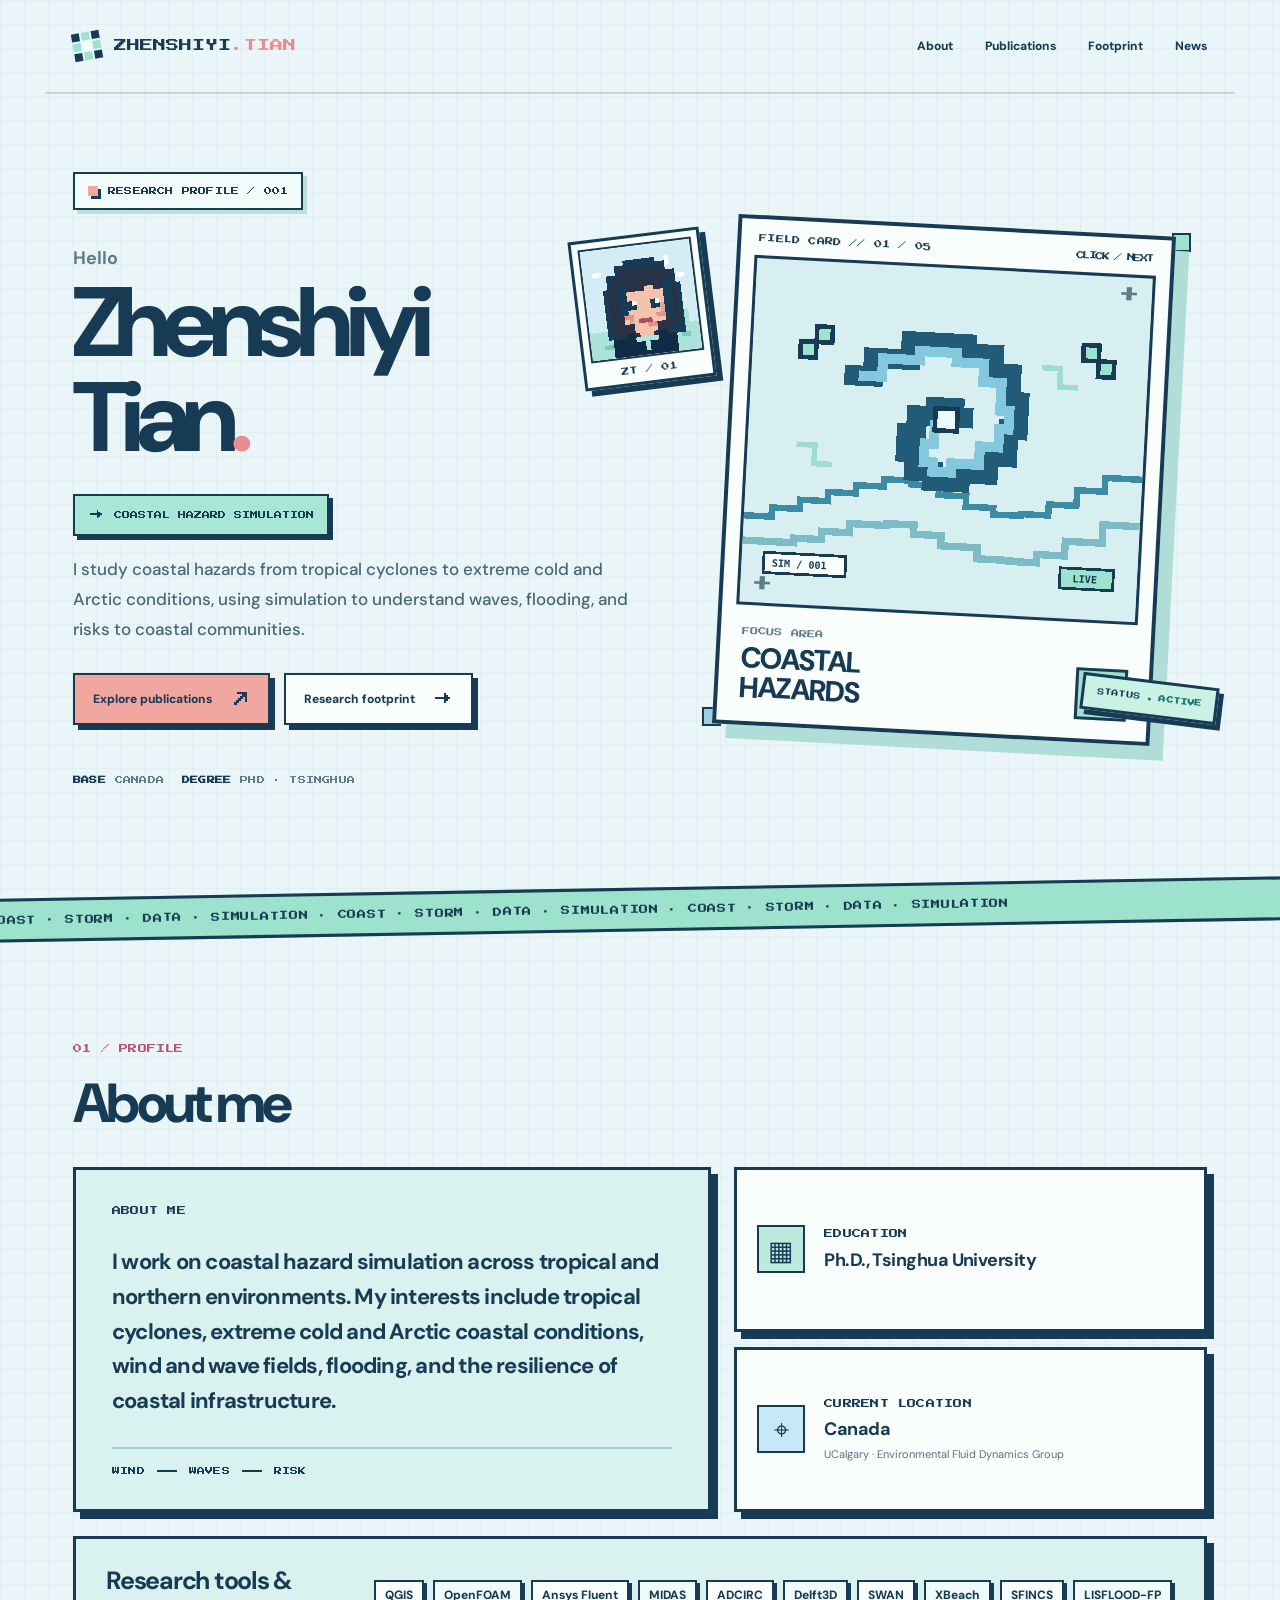
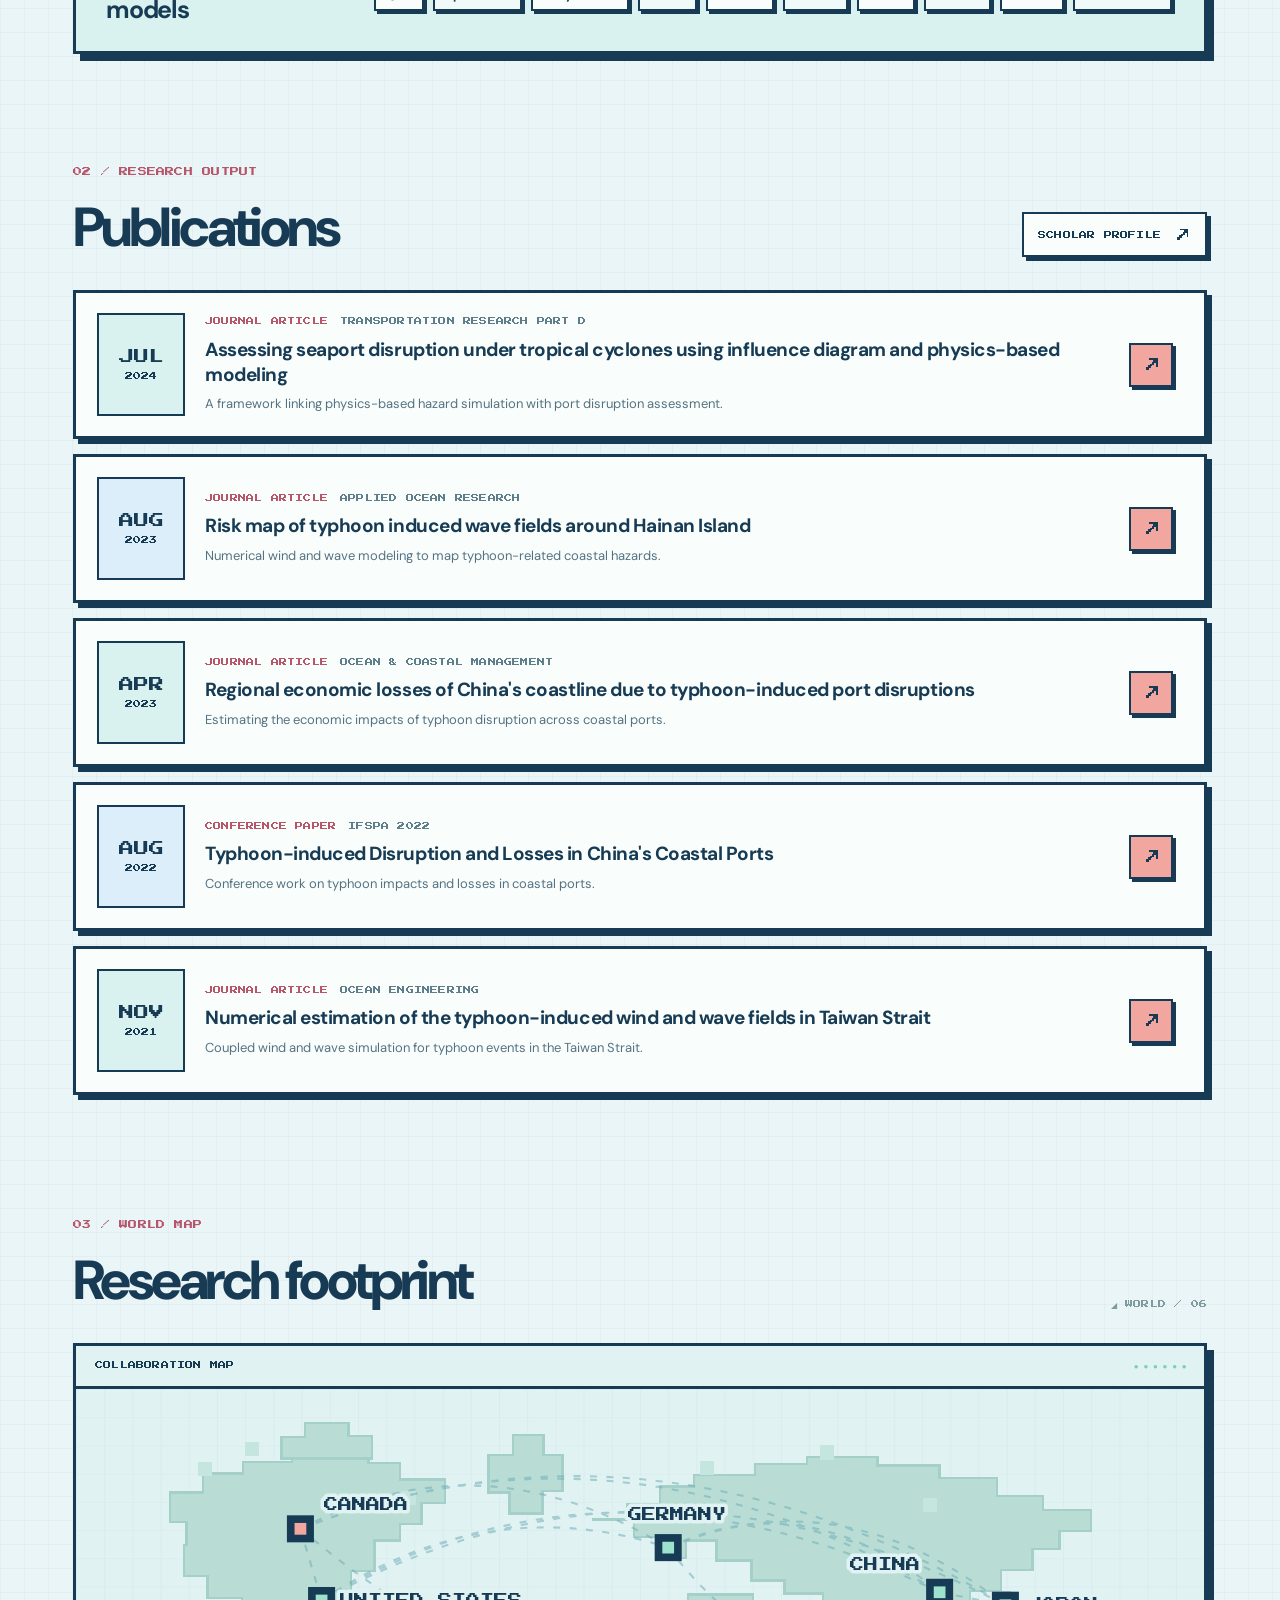
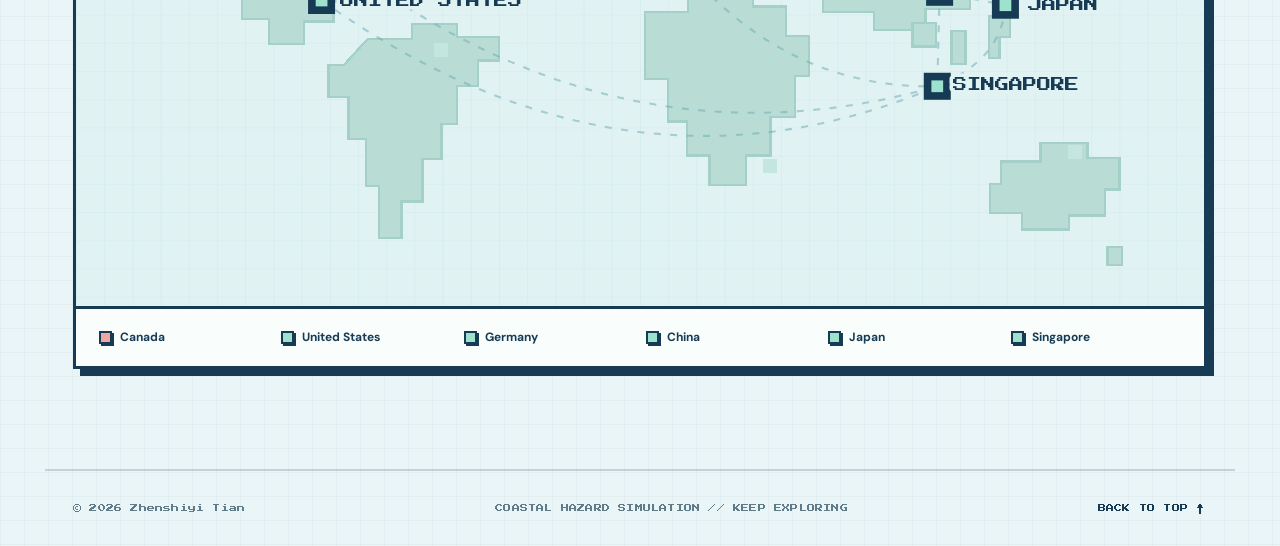
<file: index.html>
<!doctype html>
<html lang="en">
  <head>
    <meta charset="utf-8" />
    <meta name="viewport" content="width=device-width, initial-scale=1" />
    <meta name="theme-color" content="#eaf5f7" />
    <meta name="description" content="Zhenshiyi Tian — coastal hazard simulation, publications, and research footprint." />
    <meta name="robots" content="index,follow" />
    <link rel="canonical" href="https://zhenshiyitian.github.io/" />
    <title>Zhenshiyi Tian | Coastal Hazard Simulation</title>
    <link rel="icon" href="assets/img/home-favicon.svg" type="image/svg+xml" />
    <link rel="stylesheet" href="assets/css/home.css" />
    <script src="assets/js/home.js" defer></script>
  </head>
  <body>
    <svg class="icon-definitions" xmlns="http://www.w3.org/2000/svg" aria-hidden="true" focusable="false">
      <symbol id="pixel-arrow-east" viewBox="0 0 20 20"><path d="M2 8h9V4h2v2h2v2h2v2h-2v2h-2v2h-2v-4H2z" /></symbol>
      <symbol id="pixel-arrow-northeast" viewBox="0 0 20 20"><path d="M4 13h2v-2h2V9h2V7h2V5H7V3h10v10h-2V8h-2v2h-2v2H9v2H7v2H4z" /></symbol>
    </svg>
    <a class="skip-link" href="#main">Skip to content</a>
    <div class="page-shell" id="top">
      <header class="site-header">
        <a class="brand" href="#top" aria-label="Zhenshiyi Tian, back to top">
          <span class="brand-pixels" aria-hidden="true"><i></i><i></i><i></i><i></i><i></i><i></i><i></i><i></i><i></i></span>
          <span>ZHENSHIYI<span class="brand-accent">.TIAN</span></span>
        </a>
        <div class="header-actions">
          <nav class="main-nav" aria-label="Main navigation">
            <a href="#about">About</a>
            <a href="#publications">Publications</a>
            <a href="#footprint">Footprint</a>
            <a href="news.html">News</a>
          </nav>
        </div>
      </header>

      <main id="main">
        <section class="hero" aria-labelledby="hero-title">
          <div class="hero-copy">
            <div class="pixel-kicker"><span class="status-square" aria-hidden="true"></span><span>RESEARCH PROFILE / 001</span></div>
            <p class="hero-overline">Hello</p>
            <h1 id="hero-title">Zhenshiyi<br /><span>Tian<span class="hero-period">.</span></span></h1>
            <div class="hero-field"><svg class="pixel-arrow field-icon" aria-hidden="true" focusable="false"><use href="#pixel-arrow-east" /></svg><span>COASTAL HAZARD SIMULATION</span></div>
            <p class="hero-intro">I study coastal hazards from tropical cyclones to extreme cold and Arctic conditions, using simulation to understand waves, flooding, and risks to coastal communities.</p>
            <div class="hero-actions">
              <a class="pixel-button button-primary" href="#publications"><span>Explore publications</span><svg class="pixel-arrow" aria-hidden="true" focusable="false"><use href="#pixel-arrow-northeast" /></svg></a>
              <a class="pixel-button button-outline" href="#footprint"><span>Research footprint</span><svg class="pixel-arrow" aria-hidden="true" focusable="false"><use href="#pixel-arrow-east" /></svg></a>
            </div>
            <div class="hero-meta"><span><b>BASE</b> <span>CANADA</span></span><span><b>DEGREE</b> <span>PHD · TSINGHUA</span></span></div>
          </div>

          <div class="hero-visual">
            <div class="visual-corner corner-a" aria-hidden="true"></div><div class="visual-corner corner-b" aria-hidden="true"></div>
            <figure class="pixel-avatar-card" aria-hidden="true"><img src="assets/img/pixel-avatar-sprite.svg" width="128" height="128" alt="" /><figcaption>ZT / 01</figcaption></figure>
            <button class="storm-card" id="field-card" type="button" aria-label="Field card 1 of 5: Coastal Hazards. Click to show Tropical Cyclones.">
              <div class="storm-card-head"><span id="field-card-count">FIELD CARD // 01 / 05</span><span>CLICK / NEXT</span></div>
              <div class="storm-screen">
                <img id="field-card-image" class="field-card-image" src="assets/img/card-coastal-hazards.svg" width="430" height="350" alt="" />
                <span class="screen-cross cross-one">+</span><span class="screen-cross cross-two">+</span>
              </div>
              <div class="storm-card-bottom"><div><small>FOCUS AREA</small><strong><span id="field-card-line-one">COASTAL</span><br /><span id="field-card-line-two">HAZARDS</span></strong></div><span class="card-dpad" aria-hidden="true">✣</span></div>
            </button>
            <span class="sr-only" id="field-card-status" aria-live="polite">Coastal Hazards</span>
            <div class="visual-sticker sticker-bottom" aria-hidden="true"><span>STATUS</span> <b>● ACTIVE</b></div>
          </div>
        </section>

        <div class="pixel-divider" aria-hidden="true"><div>COAST · STORM · DATA · SIMULATION · COAST · STORM · DATA · SIMULATION · COAST · STORM · DATA · SIMULATION</div></div>

        <section class="content-section about-section" id="about" aria-labelledby="about-title">
          <div class="section-top"><div><span class="section-index">01 / PROFILE</span><h2 id="about-title">About me</h2></div></div>
          <div class="about-grid">
            <div class="about-narrative pixel-panel"><span class="panel-label">ABOUT ME</span><p>I work on coastal hazard simulation across tropical and northern environments. My interests include tropical cyclones, extreme cold and Arctic coastal conditions, wind and wave fields, flooding, and the resilience of coastal infrastructure.</p><div class="narrative-trail"><span>WIND</span><i></i><span>WAVES</span><i></i><span>RISK</span></div></div>
            <div class="about-facts">
              <div class="fact-card pixel-panel"><span class="fact-icon" aria-hidden="true">▦</span><div><span class="panel-label">EDUCATION</span><strong>Ph.D., Tsinghua University</strong></div></div>
              <div class="fact-card pixel-panel"><span class="fact-icon" aria-hidden="true">⌖</span><div><span class="panel-label">CURRENT LOCATION</span><strong>Canada</strong><small>UCalgary · Environmental Fluid Dynamics Group</small></div></div>
            </div>
          </div>
          <div class="toolkit-panel pixel-panel" aria-labelledby="toolkit-title"><h3 id="toolkit-title">Research tools & models</h3><div class="tool-chips"><a href="https://www.qgis.org/" target="_blank" rel="noopener noreferrer">QGIS</a><a href="https://openfoam.org/" target="_blank" rel="noopener noreferrer">OpenFOAM</a><a href="https://ansys.synopsys.com/products/fluids/ansys-fluent" target="_blank" rel="noopener noreferrer">Ansys Fluent</a><a href="https://www.midasuser.com/en" target="_blank" rel="noopener noreferrer">MIDAS</a><a href="https://adcirc.org/" target="_blank" rel="noopener noreferrer">ADCIRC</a><a href="https://www.deltares.nl/en/software-and-data/products/delft3d-4-suite" target="_blank" rel="noopener noreferrer">Delft3D</a><a href="https://swanmodel.sourceforge.io/home.htm" target="_blank" rel="noopener noreferrer">SWAN</a><a href="https://www.deltares.nl/en/software-and-data/products/xbeach" target="_blank" rel="noopener noreferrer">XBeach</a><a href="https://www.deltares.nl/en/software-and-data/products/sfincs" target="_blank" rel="noopener noreferrer">SFINCS</a><a href="https://www.bristol.ac.uk/geography/research/hydrology/models/lisflood/" target="_blank" rel="noopener noreferrer">LISFLOOD-FP</a></div></div>
        </section>

        <section class="content-section publications-section" id="publications" aria-labelledby="publications-title">
          <div class="section-top section-top-split"><div><span class="section-index">02 / RESEARCH OUTPUT</span><h2 id="publications-title">Publications</h2></div><a class="small-external" href="https://scholar.google.com/citations?user=LvNdj7YAAAAJ&hl=en" target="_blank" rel="noopener noreferrer"><span>SCHOLAR PROFILE</span><svg class="pixel-arrow" aria-hidden="true" focusable="false"><use href="#pixel-arrow-northeast" /></svg></a></div>
          <div class="publication-list">
            <article class="publication-card"><time class="publication-date" datetime="2024-07">JUL <span>2024</span></time><div class="publication-content"><div class="publication-meta"><span>JOURNAL ARTICLE</span><span>TRANSPORTATION RESEARCH PART D</span></div><h3>Assessing seaport disruption under tropical cyclones using influence diagram and physics-based modeling</h3><p>A framework linking physics-based hazard simulation with port disruption assessment.</p></div><a class="paper-link" href="https://doi.org/10.1016/j.trd.2024.104237" target="_blank" rel="noopener noreferrer" aria-label="Open 2024 paper" title="Open paper"><svg class="pixel-arrow" aria-hidden="true" focusable="false"><use href="#pixel-arrow-northeast" /></svg></a></article>
            <article class="publication-card"><time class="publication-date" datetime="2023-08">AUG <span>2023</span></time><div class="publication-content"><div class="publication-meta"><span>JOURNAL ARTICLE</span><span>APPLIED OCEAN RESEARCH</span></div><h3>Risk map of typhoon induced wave fields around Hainan Island</h3><p>Numerical wind and wave modeling to map typhoon-related coastal hazards.</p></div><a class="paper-link" href="https://doi.org/10.1016/j.apor.2023.103603" target="_blank" rel="noopener noreferrer" aria-label="Open 2023 Hainan Island paper" title="Open paper"><svg class="pixel-arrow" aria-hidden="true" focusable="false"><use href="#pixel-arrow-northeast" /></svg></a></article>
            <article class="publication-card"><time class="publication-date" datetime="2023-04">APR <span>2023</span></time><div class="publication-content"><div class="publication-meta"><span>JOURNAL ARTICLE</span><span>OCEAN & COASTAL MANAGEMENT</span></div><h3>Regional economic losses of China's coastline due to typhoon-induced port disruptions</h3><p>Estimating the economic impacts of typhoon disruption across coastal ports.</p></div><a class="paper-link" href="https://doi.org/10.1016/j.ocecoaman.2023.106533" target="_blank" rel="noopener noreferrer" aria-label="Open 2023 port losses paper" title="Open paper"><svg class="pixel-arrow" aria-hidden="true" focusable="false"><use href="#pixel-arrow-northeast" /></svg></a></article>
            <article class="publication-card"><time class="publication-date" datetime="2022-08">AUG <span>2022</span></time><div class="publication-content"><div class="publication-meta"><span>CONFERENCE PAPER</span><span>IFSPA 2022</span></div><h3>Typhoon-induced Disruption and Losses in China's Coastal Ports</h3><p>Conference work on typhoon impacts and losses in coastal ports.</p></div><a class="paper-link" href="https://www.polyu.edu.hk/lms/icms/ifspa2022/images/proceeding/IFSPA2022_Conference-Proceedings_Final.pdf" target="_blank" rel="noopener noreferrer" aria-label="Open IFSPA 2022 proceedings" title="Open proceedings"><svg class="pixel-arrow" aria-hidden="true" focusable="false"><use href="#pixel-arrow-northeast" /></svg></a></article>
            <article class="publication-card"><time class="publication-date" datetime="2021-11">NOV <span>2021</span></time><div class="publication-content"><div class="publication-meta"><span>JOURNAL ARTICLE</span><span>OCEAN ENGINEERING</span></div><h3>Numerical estimation of the typhoon-induced wind and wave fields in Taiwan Strait</h3><p>Coupled wind and wave simulation for typhoon events in the Taiwan Strait.</p></div><a class="paper-link" href="https://doi.org/10.1016/j.oceaneng.2021.109803" target="_blank" rel="noopener noreferrer" aria-label="Open 2021 Taiwan Strait paper" title="Open paper"><svg class="pixel-arrow" aria-hidden="true" focusable="false"><use href="#pixel-arrow-northeast" /></svg></a></article>
          </div>
        </section>

        <section class="content-section footprint-section" id="footprint" aria-labelledby="footprint-title">
          <div class="section-top section-top-split"><div><span class="section-index">03 / WORLD MAP</span><h2 id="footprint-title">Research footprint</h2></div><span class="map-coordinate" aria-hidden="true">◢ WORLD / 06</span></div>
          <div class="map-panel pixel-panel">
            <div class="map-topline"><span>COLLABORATION MAP</span><span>● ● ● ● ● ●</span></div>
            <div class="world-map" role="img" aria-label="Pixel style world map marking Canada, United States, Germany, China, Japan, and Singapore">
              <svg viewBox="0 0 960 440" xmlns="http://www.w3.org/2000/svg" aria-hidden="true" preserveAspectRatio="xMidYMid meet">
                <defs><pattern id="oceanGrid" width="24" height="24" patternUnits="userSpaceOnUse"><path d="M24 0H0V24" fill="none" stroke="#d3eaed" stroke-width="1" /></pattern></defs>
                <rect width="960" height="440" fill="#e1f2f2" /><rect width="960" height="440" fill="url(#oceanGrid)" />
                <g class="map-land" fill="#b9ddd5">
                  <path d="M80 88h28V72h34V62h42V52h65v11h27v14h38v20h-20v18h-18v14h-22v26h-20v26h-15v17h-25v19h-30v-21h-23v-18h-29v-19h-20v-26H94v-20H80z" />
                  <path d="M175 41h20V29h37v11h20v19h-77z" /><path d="M248 213h38v-13h38v11h36v20h-18v22h-18v32h-13v30h-16v36h-18v31h-19v-44h-11v-40h-15v-36h-17v-27h13z" />
                  <path d="M351 56h21V39h26v17h16v31h-17v19h-28V88h-18z" />
                  <path d="M439 111h30V98h28V83h29V73h52v-9h44V58h60v7h53v11h49v15h39v12h41v18h-27v15h-23v18h-27v18h-26v15h-38v18h-44v-15h-43v-16h-33v-11h-28v-17h-30v-17h-26v15h-22v-18h-22v-15h-30z" />
                  <path d="M484 190h37v-15h55v10h28v25h20v34h-12v35h-21v33h-21v25h-31v-25h-19v-29h-16v-36h-20v-39z" />
                  <path d="M712 199h20v20h-20zM745 206h12v28h-12zM786 173h9v38h-9v18h-9v-36h9z" />
                  <path d="M787 317h34v-16h40v13h27v27h-12v22h-31v12h-40v-14h-27v-25h9z" /><path d="M878 390h12v15h-12z" />
                </g>
                <g class="map-pixels" fill="#c5e6df"><rect x="104" y="62" width="12" height="12"/><rect x="144" y="45" width="12" height="12"/><rect x="277" y="87" width="12" height="12"/><rect x="305" y="216" width="12" height="12"/><rect x="531" y="61" width="12" height="12"/><rect x="633" y="48" width="12" height="12"/><rect x="721" y="93" width="12" height="12"/><rect x="585" y="315" width="12" height="12"/><rect x="844" y="303" width="12" height="12"/></g>
                <g class="map-lines" fill="none" stroke="#6fadb8" stroke-width="1.8" stroke-dasharray="6 8">
                  <path d="M191 119L209 180"/><path d="M191 119Q345 38 504 135"/><path d="M191 119Q461 12 735 173"/><path d="M191 119Q490 4 791 184"/><path d="M191 119Q446 335 733 253"/>
                  <path d="M209 180Q350 85 504 135"/><path d="M209 180Q450 34 735 173"/><path d="M209 180Q490 26 791 184"/><path d="M209 180Q470 365 733 253"/>
                  <path d="M504 135Q621 80 735 173"/><path d="M504 135Q650 73 791 184"/><path d="M504 135Q597 256 733 253"/>
                  <path d="M735 173L791 184"/><path d="M735 173L733 253"/><path d="M791 184Q788 230 733 253"/>
                </g>
                <g class="map-point point-canada"><rect x="181" y="109" width="20" height="20"/><rect x="186" y="114" width="10" height="10"/><text x="211" y="105">CANADA</text></g>
                <g class="map-point point-usa"><rect x="199" y="170" width="20" height="20"/><rect x="204" y="175" width="10" height="10"/><text x="225" y="186">UNITED STATES</text></g>
                <g class="map-point point-germany"><rect x="494" y="125" width="20" height="20"/><rect x="499" y="130" width="10" height="10"/><text x="470" y="113">GERMANY</text></g>
                <g class="map-point point-china"><rect x="725" y="163" width="20" height="20"/><rect x="730" y="168" width="10" height="10"/><text x="659" y="156">CHINA</text></g>
                <g class="map-point point-japan"><rect x="781" y="174" width="20" height="20"/><rect x="786" y="179" width="10" height="10"/><text x="810" y="190">JAPAN</text></g>
                <g class="map-point point-singapore"><rect x="723" y="243" width="20" height="20"/><rect x="728" y="248" width="10" height="10"/><text x="746" y="258">SINGAPORE</text></g>
              </svg>
            </div>
            <div class="map-legend" aria-label="Countries in the research footprint"><div><i class="legend-dot current"></i><strong>Canada</strong></div><div><i class="legend-dot"></i><strong>United States</strong></div><div><i class="legend-dot"></i><strong>Germany</strong></div><div><i class="legend-dot"></i><strong>China</strong></div><div><i class="legend-dot"></i><strong>Japan</strong></div><div><i class="legend-dot"></i><strong>Singapore</strong></div></div>
          </div>
        </section>
      </main>

      <footer class="site-footer"><span>© <span id="year">2026</span> Zhenshiyi Tian</span><span>COASTAL HAZARD SIMULATION // KEEP EXPLORING</span><a href="#top">BACK TO TOP <svg class="pixel-arrow arrow-up" aria-hidden="true" focusable="false"><use href="#pixel-arrow-east" /></svg></a></footer>
    </div>
  </body>
</html>
</file>
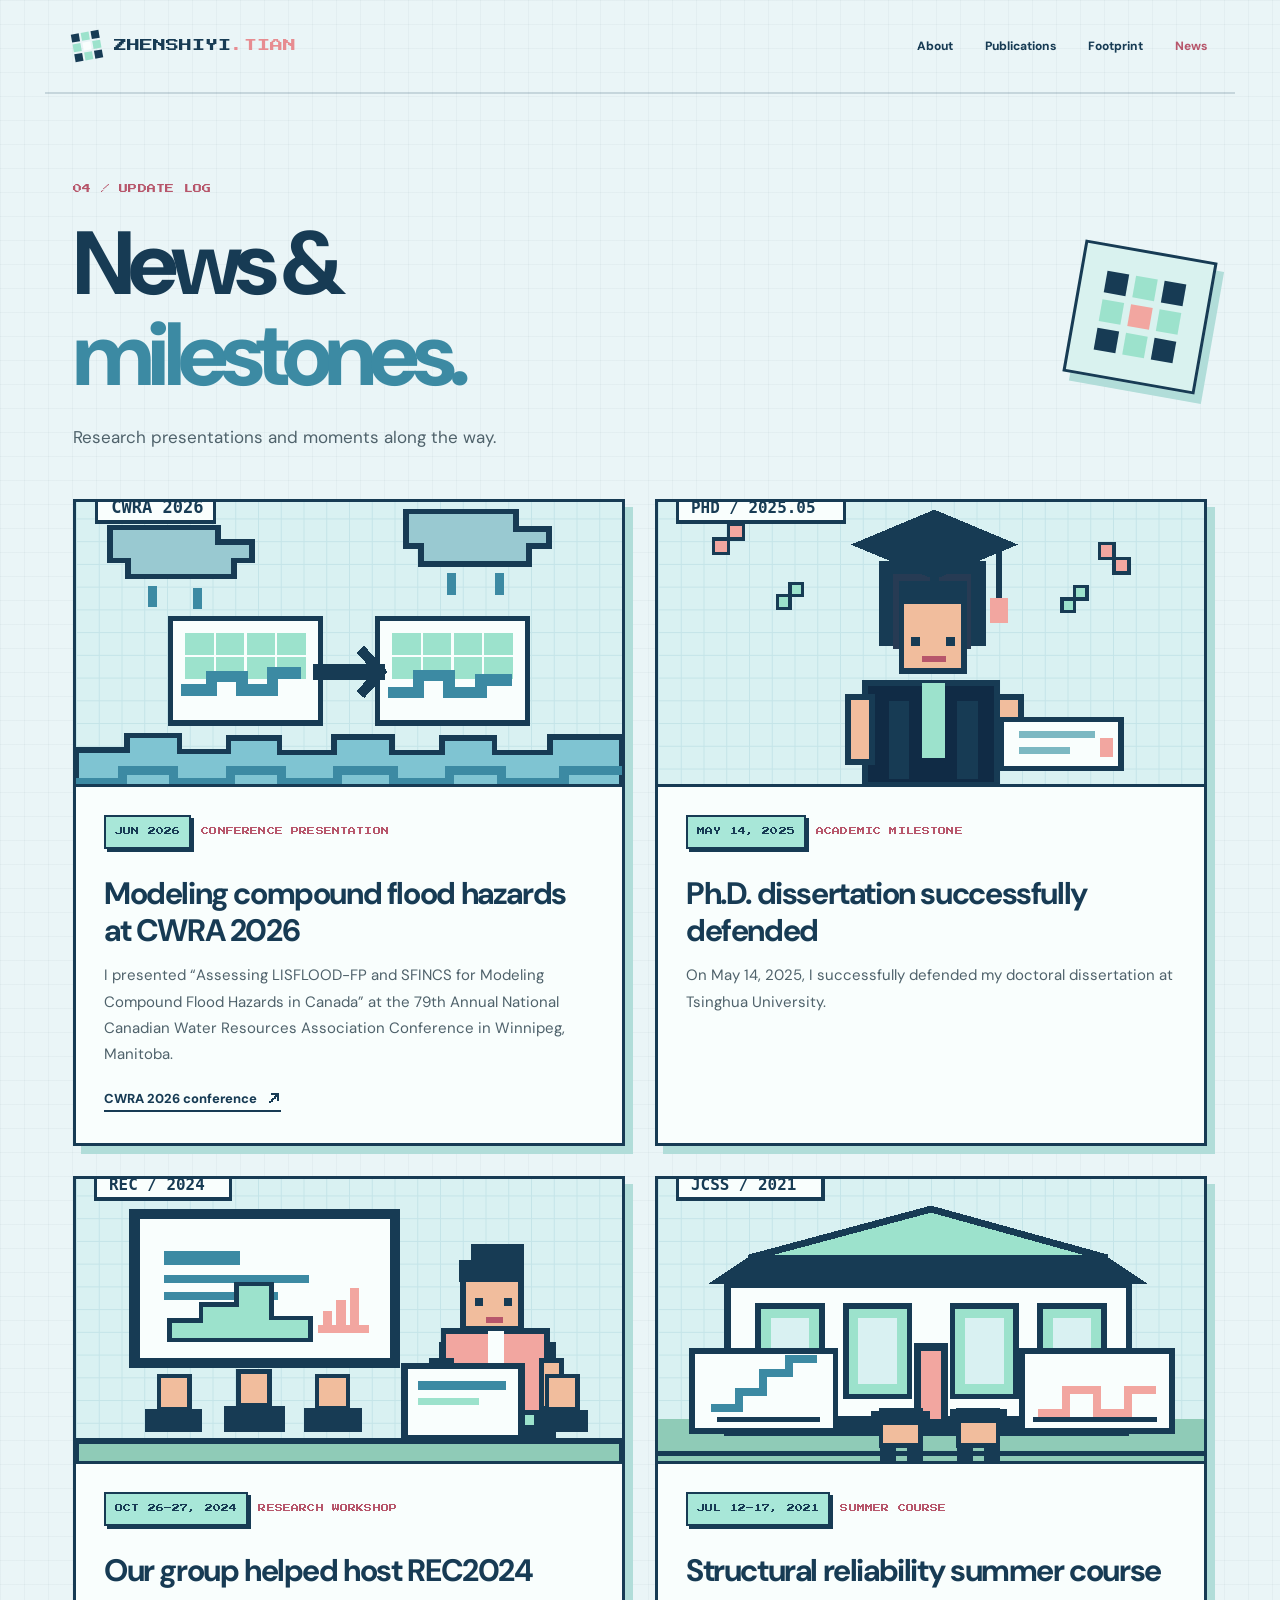
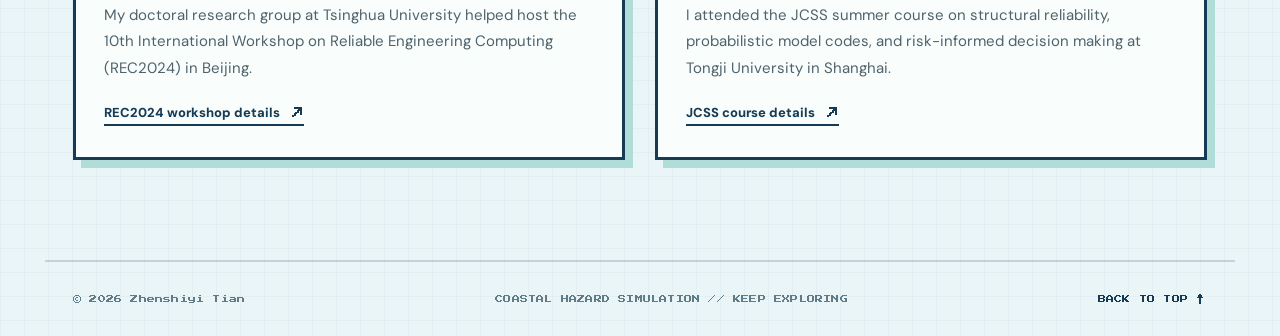
<file: news.html>
<!doctype html>
<html lang="en">
  <head>
    <meta charset="utf-8" />
    <meta name="viewport" content="width=device-width, initial-scale=1" />
    <meta name="theme-color" content="#eaf5f7" />
    <meta name="description" content="News and milestones from Zhenshiyi Tian, including research presentations and academic updates." />
    <meta name="robots" content="index,follow" />
    <link rel="canonical" href="https://zhenshiyitian.github.io/news.html" />
    <title>News | Zhenshiyi Tian</title>
    <link rel="icon" href="assets/img/home-favicon.svg" type="image/svg+xml" />
    <link rel="stylesheet" href="assets/css/home.css" />
    <link rel="stylesheet" href="assets/css/news.css" />
    <script src="assets/js/home.js" defer></script>
  </head>
  <body>
    <svg class="icon-definitions" xmlns="http://www.w3.org/2000/svg" aria-hidden="true" focusable="false">
      <symbol id="pixel-arrow-east" viewBox="0 0 20 20"><path d="M2 8h9V4h2v2h2v2h2v2h-2v2h-2v2h-2v-4H2z" /></symbol>
      <symbol id="pixel-arrow-northeast" viewBox="0 0 20 20"><path d="M4 13h2v-2h2V9h2V7h2V5H7V3h10v10h-2V8h-2v2h-2v2H9v2H7v2H4z" /></symbol>
    </svg>
    <a class="skip-link" href="#main">Skip to content</a>
    <div class="page-shell" id="top">
      <header class="site-header">
        <a class="brand" href="index.html" aria-label="Zhenshiyi Tian, home">
          <span class="brand-pixels" aria-hidden="true"><i></i><i></i><i></i><i></i><i></i><i></i><i></i><i></i><i></i></span>
          <span>ZHENSHIYI<span class="brand-accent">.TIAN</span></span>
        </a>
        <div class="header-actions">
          <nav class="main-nav" aria-label="Main navigation">
            <a href="index.html#about">About</a>
            <a href="index.html#publications">Publications</a>
            <a href="index.html#footprint">Footprint</a>
            <a href="news.html" aria-current="page">News</a>
          </nav>
        </div>
      </header>

      <main class="news-main" id="main">
        <section class="news-intro" aria-labelledby="news-title">
          <div>
            <span class="section-index">04 / UPDATE LOG</span>
            <h1 id="news-title">News &amp;<br /><span>milestones.</span></h1>
            <p>Research presentations and moments along the way.</p>
          </div>
          <div class="news-intro-art" aria-hidden="true"><span></span><span></span><span></span><span></span><span></span><span></span><span></span><span></span><span></span></div>
        </section>

        <section class="news-grid" aria-label="News stories">
          <article class="news-card">
            <div class="news-art"><img src="assets/img/news-cwra-2026.svg" width="480" height="300" alt="Pixel illustration of flood models and water" /></div>
            <div class="news-body">
              <div class="news-meta"><time datetime="2026-06">JUN 2026</time><span>CONFERENCE PRESENTATION</span></div>
              <h2>Modeling compound flood hazards at CWRA 2026</h2>
              <p>I presented “Assessing LISFLOOD-FP and SFINCS for Modeling Compound Flood Hazards in Canada” at the 79th Annual National Canadian Water Resources Association Conference in Winnipeg, Manitoba.</p>
              <a class="news-source" href="https://conference.cwra.org/program/" target="_blank" rel="noopener noreferrer">CWRA 2026 conference <svg class="pixel-arrow" aria-hidden="true" focusable="false"><use href="#pixel-arrow-northeast" /></svg></a>
            </div>
          </article>

          <article class="news-card">
            <div class="news-art"><img src="assets/img/news-phd-defense.svg" width="480" height="300" alt="Pixel illustration of a graduate holding a diploma" /></div>
            <div class="news-body">
              <div class="news-meta"><time datetime="2025-05-14">MAY 14, 2025</time><span>ACADEMIC MILESTONE</span></div>
              <h2>Ph.D. dissertation successfully defended</h2>
              <p>On May 14, 2025, I successfully defended my doctoral dissertation at Tsinghua University.</p>
            </div>
          </article>

          <article class="news-card">
            <div class="news-art"><img src="assets/img/news-rec-2024.svg" width="480" height="300" alt="Pixel illustration of a research workshop with a speaker and audience" /></div>
            <div class="news-body">
              <div class="news-meta"><time datetime="2024-10-26">OCT 26–27, 2024</time><span>RESEARCH WORKSHOP</span></div>
              <h2>Our group helped host REC2024</h2>
              <p>My doctoral research group at Tsinghua University helped host the 10th International Workshop on Reliable Engineering Computing (REC2024) in Beijing.</p>
              <a class="news-source" href="https://www.csust.edu.cn/tmjz/info/1282/16873.htm" target="_blank" rel="noopener noreferrer">REC2024 workshop details <svg class="pixel-arrow" aria-hidden="true" focusable="false"><use href="#pixel-arrow-northeast" /></svg></a>
            </div>
          </article>

          <article class="news-card">
            <div class="news-art"><img src="assets/img/news-jcss-2021.svg" width="480" height="300" alt="Pixel illustration of a summer course on structural reliability" /></div>
            <div class="news-body">
              <div class="news-meta"><time datetime="2021-07-12">JUL 12–17, 2021</time><span>SUMMER COURSE</span></div>
              <h2>Structural reliability summer course</h2>
              <p>I attended the JCSS summer course on structural reliability, probabilistic model codes, and risk-informed decision making at Tongji University in Shanghai.</p>
              <a class="news-source" href="https://www.jcss-lc.org/2021-course-structural-reliability-and-probabilistic-model-code-risk-informed-decision-making-and-decision-analysis/" target="_blank" rel="noopener noreferrer">JCSS course details <svg class="pixel-arrow" aria-hidden="true" focusable="false"><use href="#pixel-arrow-northeast" /></svg></a>
            </div>
          </article>
        </section>
      </main>

      <footer class="site-footer"><span>© <span id="year">2026</span> Zhenshiyi Tian</span><span>COASTAL HAZARD SIMULATION // KEEP EXPLORING</span><a href="#top">BACK TO TOP <svg class="pixel-arrow arrow-up" aria-hidden="true" focusable="false"><use href="#pixel-arrow-east" /></svg></a></footer>
    </div>
  </body>
</html>
</file>
<file: assets/css/home.css>
@import url('https://fonts.googleapis.com/css2?family=DM+Sans:wght@400;500;600;700;800&family=Press+Start+2P&display=swap');

:root{--ink:#173b54;--deep:#102b45;--paper:#eaf5f7;--cream:#f9fefd;--muted:#60717b;--aqua:#cde6dd;--sky:#d7e9ee;--sun:#9ce2cc;--coral:#f2a6a0;--border:3px solid var(--ink);--pixel:'Press Start 2P',monospace;--body:'DM Sans',Arial,sans-serif}
*{box-sizing:border-box}html{scroll-behavior:smooth}body{margin:0;color:var(--ink);background:var(--paper);font-family:var(--body)}a{color:inherit;text-decoration:none}button{font:inherit;cursor:pointer}a,button{-webkit-tap-highlight-color:transparent}a:focus-visible,button:focus-visible{outline:3px solid #e78c91;outline-offset:4px}::selection{background:#9ce2cc;color:var(--deep)}.skip-link{position:absolute;left:-9999px;top:10px;padding:12px;background:white;z-index:50}.skip-link:focus{left:10px}.page-shell{overflow:hidden;background-image:linear-gradient(to right,rgba(32,57,75,.026) 1px,transparent 1px),linear-gradient(to bottom,rgba(32,57,75,.026) 1px,transparent 1px);background-size:24px 24px}.site-header,.hero,.content-section,.site-footer{max-width:1190px;margin-inline:auto}.site-header{height:94px;padding-inline:28px;display:flex;align-items:center;justify-content:space-between;gap:24px;border-bottom:2px solid rgba(32,57,75,.14)}.brand{display:flex;align-items:center;gap:13px;font-family:var(--pixel);font-size:13px;line-height:1.4;white-space:nowrap}.brand-accent{color:#e78c91}.brand-pixels{display:grid;grid-template-columns:repeat(3,8px);grid-template-rows:repeat(3,8px);gap:2px;transform:rotate(-10deg)}.brand-pixels i{display:block;background:var(--ink)}.brand-pixels i:nth-child(2),.brand-pixels i:nth-child(4),.brand-pixels i:nth-child(6),.brand-pixels i:nth-child(8){background:var(--sun)}.brand-pixels i:nth-child(5){background:#f9fefd}.header-actions,.main-nav{display:flex;align-items:center}.header-actions{gap:34px}.main-nav{gap:32px}.main-nav a{font-size:12px;font-weight:800;transition:color .2s}.main-nav a:hover{color:#c96176}.pixel-button:hover,.small-external:hover{transform:translate(2px,2px);box-shadow:1px 1px 0 var(--ink)}.hero{padding:78px 28px 100px;min-height:640px;display:grid;grid-template-columns:1.04fr .96fr;gap:38px;align-items:center}.hero-copy{position:relative;z-index:1}.pixel-kicker,.section-index,.panel-label,.publication-meta,.map-topline,.map-coordinate,.hero-meta,.narrative-trail,.storm-card-head,.storm-card-bottom small,.visual-sticker,.small-external,.map-note,.site-footer{font-family:var(--pixel);letter-spacing:.025em}.pixel-kicker{display:flex;align-items:center;gap:10px;width:max-content;max-width:100%;padding:11px 13px;border:2px solid var(--ink);background:#f2fcfb;box-shadow:4px 4px 0 #bddfdc;font-size:8px;line-height:1.5}.status-square{width:10px;height:10px;background:#f2a6a0;box-shadow:3px 3px 0 var(--ink)}.hero-overline{margin:36px 0 6px;color:#657780;font-size:18px;font-weight:700}.hero h1{margin:0;font-family:var(--body);font-size:clamp(65px,7.7vw,104px);line-height:.95;letter-spacing:-.085em;font-weight:800}.hero h1>span{display:inline-block;margin-top:1px}.hero-period{color:#e78c91}.hero-field{display:flex;align-items:center;gap:10px;width:max-content;max-width:100%;margin:30px 0 19px;padding:11px 13px;background:#a8e7d8;border:2px solid var(--ink);box-shadow:4px 4px 0 var(--ink);font-family:var(--pixel);font-size:8px;line-height:1.5}.field-icon{font-family:var(--body);font-size:19px;line-height:.5}.hero-intro{max-width:565px;margin:0;color:#4f626b;font-size:17px;line-height:1.75;font-weight:500}.hero-actions{display:flex;flex-wrap:wrap;gap:14px;margin-top:28px}.pixel-button{min-height:52px;display:inline-flex;align-items:center;justify-content:space-between;gap:18px;padding:0 18px;border:2px solid var(--ink);box-shadow:5px 5px 0 var(--ink);font-size:12px;font-weight:800;transition:transform .15s,box-shadow .15s}.pixel-button span:last-child{font-size:19px}.button-primary{background:#f2a6a0}.button-outline{background:var(--cream)}.hero-meta{display:flex;flex-wrap:wrap;gap:18px;margin-top:48px;color:#7c8b8e;font-size:8px;line-height:1.9}.hero-meta>span{display:flex;align-items:center;gap:9px}.hero-meta b{color:var(--ink)}.hero-visual{position:relative;min-height:520px;display:grid;place-items:center}.storm-card{position:relative;width:min(100%,438px);border:4px solid var(--ink);background:#f9fefd;box-shadow:14px 14px 0 #b1ddd9;transform:rotate(3deg);transition:transform .3s}.storm-card:hover{transform:rotate(1deg) translateY(-4px)}.storm-card-head{display:flex;align-items:center;justify-content:space-between;padding:15px 18px 13px;font-size:8px}.storm-card-head span:last-child{letter-spacing:-.2em}.storm-screen{position:relative;overflow:hidden;margin:0 14px;border:3px solid var(--ink);height:350px;background:#d8eff1}.storm-pixel-art{width:100%;height:100%;display:block;shape-rendering:crispEdges}.screen-cross{position:absolute;color:#597f88;font-family:var(--pixel);font-size:21px}.cross-one{right:12px;top:7px}.cross-two{left:11px;bottom:8px}.storm-card-bottom{display:flex;justify-content:space-between;align-items:end;padding:22px 21px 19px}.storm-card-bottom small{display:block;color:#71868b;font-size:8px}.storm-card-bottom strong{display:block;margin-top:7px;font-size:29px;line-height:1.04;letter-spacing:-.055em;font-weight:800}.card-dpad{display:grid;place-items:center;width:52px;height:52px;background:#9ce2cc;border:3px solid var(--ink);font-size:41px;line-height:1}.visual-sticker{position:absolute;z-index:2;border:3px solid var(--ink);box-shadow:5px 5px 0 var(--ink);line-height:1.5}.sticker-top{left:-1%;top:55px;display:flex;align-items:center;gap:8px;padding:11px 13px;background:#d6eff7;font-size:8px;transform:rotate(-10deg)}.sticker-top:first-letter{font-size:30px}.sticker-bottom{right:-2%;bottom:23px;padding:10px 13px;background:#d8eff1;font-size:7px;transform:rotate(7deg)}.sticker-bottom b{color:#287968}.visual-corner{position:absolute;width:19px;height:19px;background:var(--sun);border:2px solid var(--ink)}.corner-a{right:3%;top:13px}.corner-b{left:4%;bottom:14px;background:#7dbcc6}.pixel-divider{overflow:hidden;border-block:3px solid var(--ink);background:#9ce2cc;transform:rotate(-1deg) scale(1.02)}.pixel-divider div{width:max-content;padding:14px 0;font-family:var(--pixel);font-size:9px;white-space:nowrap;letter-spacing:.06em}.content-section{padding:111px 28px 0;scroll-margin-top:20px}.section-top{display:flex;justify-content:space-between;align-items:end;gap:26px;margin-bottom:33px}.section-index{display:block;margin-bottom:18px;color:#b7566b;font-size:9px;line-height:1.5}.section-top h2{margin:0;font-size:clamp(36px,4.4vw,55px);line-height:1.1;letter-spacing:-.065em;font-weight:800}.section-top p{max-width:590px;margin:16px 0 0;color:var(--muted);font-size:15px;line-height:1.7}.section-symbol{font-size:52px;color:#7dcdbb;line-height:1}.pixel-panel{border:var(--border);background:var(--cream);box-shadow:7px 7px 0 var(--ink)}.about-grid{display:grid;grid-template-columns:1.35fr 1fr;gap:23px}.about-narrative{position:relative;display:flex;flex-direction:column;min-height:344px;padding:34px 36px;background:#d9f2ef;overflow:hidden}.panel-label{display:block;position:relative;z-index:1;font-size:9px;line-height:1.5}.about-narrative p{position:relative;z-index:1;max-width:620px;margin:28px 0;font-size:22px;line-height:1.58;font-weight:700;letter-spacing:-.035em}.narrative-trail{display:flex;align-items:center;gap:12px;margin-top:auto;border-top:2px solid #a1d3ce;padding-top:18px;font-size:8px}.narrative-trail i{display:block;width:20px;height:2px;background:var(--ink)}.about-facts{display:grid;gap:15px}.fact-card{display:flex;align-items:center;gap:19px;min-height:98px;padding:17px 20px;background:#f9fefd}.fact-icon{flex:0 0 auto;display:grid;place-items:center;width:48px;height:48px;border:2px solid var(--ink);background:#bceadd;font-family:var(--pixel);font-size:27px}.fact-card:nth-child(2) .fact-icon{background:#c6e8f7}.fact-card:nth-child(3) .fact-icon{background:#dbeefa}.fact-card strong{display:block;margin-top:8px;font-size:18px;line-height:1.25;letter-spacing:-.03em}.fact-project small{display:block;margin-top:5px;color:var(--muted);font-size:12px}.section-top-split{align-items:end}.small-external{flex:0 0 auto;display:flex;align-items:center;gap:13px;padding:12px 14px;border:2px solid var(--ink);background:#f9fefd;box-shadow:4px 4px 0 var(--ink);font-size:8px;line-height:1.5;transition:transform .15s,box-shadow .15s}.small-external span:last-child{font-family:var(--body);font-size:17px}.publication-list{display:grid;gap:15px}.publication-card{display:grid;grid-template-columns:88px 1fr 54px;gap:20px;align-items:center;min-height:149px;padding:20px 21px;border:var(--border);background:#f9fefd;box-shadow:5px 5px 0 var(--ink);transition:transform .2s,background .2s}.publication-card:hover{transform:translate(-3px,-3px);background:#eefbf8}.publication-date{align-self:stretch;display:flex;flex-direction:column;align-items:center;justify-content:center;gap:8px;border:2px solid var(--ink);background:#d9f2ef;font-family:var(--pixel);font-size:15px}.publication-card:nth-child(2) .publication-date{background:#dbeefa}.publication-card:nth-child(3) .publication-date{background:#d9f2ef}.publication-card:nth-child(4) .publication-date{background:#dbeefa}.publication-card:nth-child(5) .publication-date{background:#f5dee2}.publication-date span{font-size:8px}.publication-meta{display:flex;flex-wrap:wrap;gap:12px;color:#b7566b;font-size:8px;line-height:1.7}.publication-meta span+span{color:#798b8d}.publication-content h3{margin:9px 0 7px;font-size:19px;line-height:1.3;letter-spacing:-.025em}.publication-content p{margin:0;color:var(--muted);font-size:13px;line-height:1.55}.paper-link{display:grid;place-items:center;width:44px;height:44px;border:2px solid var(--ink);background:#f2a6a0;box-shadow:3px 3px 0 var(--ink);font-size:20px;transition:transform .15s,box-shadow .15s}.paper-link:hover{transform:translate(2px,2px);box-shadow:1px 1px 0 var(--ink)}.footprint-section{padding-top:123px}.map-coordinate{font-size:8px;color:#7e9ca0}.map-panel{background:#e1f2f2}.map-topline{display:flex;justify-content:space-between;padding:15px 19px;border-bottom:3px solid var(--ink);font-size:8px}.map-topline span:last-child{color:#7dcdbb;letter-spacing:-.2em}.world-map{width:100%;overflow:hidden;aspect-ratio:960/440}.world-map svg{display:block;width:100%;height:100%}.map-land{stroke:#a5d0ca;stroke-width:2;shape-rendering:crispEdges}.map-pixels{shape-rendering:crispEdges}.map-point rect:first-child{fill:#173b54;stroke:#173b54;stroke-width:3}.map-point rect:nth-child(2){fill:#9ce2cc}.point-canada rect:nth-child(2){fill:#f2a6a0}.map-point text{font-family:var(--pixel);font-size:12px;fill:#173b54;paint-order:stroke;stroke:#e1f2f2;stroke-width:6px;stroke-linejoin:round}.map-legend{display:grid;grid-template-columns:repeat(4,1fr);gap:15px;padding:21px 23px;border-top:3px solid var(--ink);background:#f9fefd}.map-legend>div{display:grid;grid-template-columns:15px 1fr;column-gap:10px;align-items:start}.legend-dot{grid-row:span 2;display:block;width:13px;height:13px;margin-top:3px;background:#9ce2cc;border:2px solid var(--ink);box-shadow:2px 2px 0 var(--ink)}.legend-dot.current{background:#f2a6a0}.legend-dot.education{background:#86bbc3}.map-legend strong{font-size:13px}.map-legend span{margin-top:4px;color:var(--muted);font-size:11px}.map-note{margin:20px 0 0;color:#61747c;font-family:var(--body);font-size:12px;line-height:1.6;letter-spacing:0}.site-footer{display:flex;justify-content:space-between;align-items:center;gap:20px;margin-top:100px;padding:30px 28px;border-top:2px solid rgba(32,57,75,.18);color:#758588;font-size:8px;line-height:1.8}.site-footer a{color:var(--ink)}.site-footer a:hover{color:#c96176}
@media(max-width:1020px){.brand{font-size:11px}.main-nav{gap:20px}.header-actions{gap:20px}.hero{gap:12px}.hero h1{font-size:clamp(60px,7vw,90px)}.storm-card{width:90%}.sticker-top{left:-3%}.sticker-bottom{right:-3%}.about-narrative p{font-size:20px}}
@media(max-width:760px){.site-header{height:78px;padding-inline:20px}.brand{font-size:10px}.header-actions{gap:14px}.main-nav{gap:13px}.main-nav a{font-size:11px}.hero{grid-template-columns:1fr;gap:30px;padding:62px 24px 75px}.hero h1{font-size:clamp(64px,12vw,94px)}.hero-visual{min-height:480px}.storm-card{width:min(86%,430px)}.sticker-top{left:6%}.sticker-bottom{right:4%}.content-section{padding:89px 24px 0}.about-grid{grid-template-columns:1fr}.about-narrative{min-height:0}.about-facts{grid-template-columns:repeat(2,1fr)}.fact-project{grid-column:span 2}.map-legend{grid-template-columns:repeat(2,1fr)}.site-footer{margin-top:80px;padding-inline:24px}}
@media(max-width:540px){.site-header{padding-inline:17px}.brand{font-size:8px;gap:8px}.brand-pixels{grid-template-columns:repeat(3,6px);grid-template-rows:repeat(3,6px)}.main-nav a:nth-child(1){display:none}.main-nav{gap:12px}.main-nav a{font-size:10px}.header-actions{gap:12px}.hero{padding:52px 20px 67px}.pixel-kicker{font-size:7px}.hero-overline{font-size:16px}.hero h1{font-size:clamp(58px,13vw,73px)}.hero-field{margin-top:25px;font-size:7px}.hero-intro{font-size:15px}.hero-actions{gap:10px}.pixel-button{min-height:48px;padding-inline:12px;font-size:11px}.hero-meta{gap:9px;margin-top:35px;font-size:7px}.hero-visual{min-height:403px}.storm-card{width:81%;border-width:3px;box-shadow:9px 9px 0 #b1ddd9}.storm-card-head{padding:10px;font-size:6px}.storm-screen{height:252px;margin-inline:8px;border-width:2px}.storm-card-bottom{padding:15px 12px}.storm-card-bottom strong{font-size:20px}.storm-card-bottom small{font-size:6px}.card-dpad{width:38px;height:38px;font-size:29px}.visual-sticker{border-width:2px;box-shadow:3px 3px 0 var(--ink)}.sticker-top{left:0;top:20px;font-size:6px;padding:6px}.sticker-bottom{right:0;bottom:11px;font-size:6px;padding:7px}.pixel-divider div{font-size:7px}.content-section{padding:78px 20px 0}.section-top{gap:10px}.section-top h2{font-size:36px}.section-index{font-size:8px;margin-bottom:14px}.section-symbol{font-size:35px}.about-narrative{padding:26px}.about-narrative p{font-size:18px}.about-facts{grid-template-columns:1fr}.fact-project{grid-column:auto}.fact-card{min-height:83px}.fact-card strong{font-size:17px}.section-top-split{flex-direction:column;align-items:start}.section-top p{font-size:13px}.publication-card{grid-template-columns:53px 1fr;gap:13px;padding:13px;min-height:0}.publication-date{font-size:11px}.publication-date span{font-size:7px}.publication-meta{font-size:7px;gap:5px}.publication-content h3{font-size:15px}.publication-content p{font-size:11px}.paper-link{grid-column:2;width:auto;height:auto;justify-self:start;display:inline-flex;padding:4px 8px;font-size:15px}.map-coordinate{display:none}.world-map{aspect-ratio:960/440}.world-map svg{width:100%;height:100%;max-width:none;transform:none}.map-point text{font-size:14px}.map-legend{gap:15px;padding:17px}.map-legend strong{font-size:11px}.map-legend span{font-size:10px}.map-note{font-size:11px}.site-footer{flex-wrap:wrap;gap:12px;font-size:7px}.site-footer span:nth-child(2){order:3;width:100%}}
@media(prefers-reduced-motion:reduce){html{scroll-behavior:auto}*,*:before,*:after{transition-duration:.01ms!important;animation-duration:.01ms!important}}

/* Cursor, portrait, and the expanded research toolkit. */
body{cursor:url('../img/pixel-cursor.svg') 2 2,auto}
a,button{cursor:url('../img/pixel-cursor.svg') 2 2,pointer}
.pixel-avatar-card{position:absolute;z-index:3;left:-20%;top:14px;width:132px;margin:0;padding:6px;border:3px solid var(--ink);background:#f9fefd;box-shadow:6px 6px 0 var(--ink);transform:rotate(-7deg)}
.pixel-avatar-card img{display:block;width:100%;height:auto;aspect-ratio:1;image-rendering:pixelated;border:2px solid var(--ink)}
.pixel-avatar-card figcaption{padding:8px 3px 2px;font-family:var(--pixel);font-size:8px;text-align:center}
.fact-card small{display:block;margin-top:6px;color:var(--muted);font-size:11px;line-height:1.35}
.toolkit-panel{display:grid;grid-template-columns:240px 1fr;gap:28px;margin-top:24px;padding:27px 30px;background:#d9f2ef}
.toolkit-heading .section-index{margin-bottom:12px;color:#567282}
.toolkit-heading h3{margin:0;font-size:25px;line-height:1.17;letter-spacing:-.05em}
.toolkit-groups{display:grid;gap:22px}
.toolkit-group .panel-label{margin-bottom:10px;font-size:8px}
.tool-chips{display:flex;flex-wrap:wrap;gap:9px}
.tool-chips a{display:inline-flex;align-items:center;min-height:31px;padding:6px 9px;border:2px solid var(--ink);background:#f9fefd;box-shadow:3px 3px 0 var(--ink);font-size:12px;font-weight:800;line-height:1.1}
.toolkit-group:nth-child(2) .tool-chips a{background:#d9f2ef}
.map-lines{opacity:.53}
.map-legend{grid-template-columns:repeat(6,minmax(0,1fr));gap:12px}
.map-legend>div{display:flex;align-items:center;gap:8px}
.map-legend .legend-dot{flex:none;margin-top:0}
.map-legend strong{font-size:12px;line-height:1.25}
@media(max-width:1020px){.pixel-avatar-card{left:-2%;width:113px}.toolkit-panel{grid-template-columns:190px 1fr}.map-legend{grid-template-columns:repeat(3,1fr)}}
@media(max-width:760px){.pixel-avatar-card{left:3%;top:22px;width:115px}.toolkit-panel{grid-template-columns:1fr;gap:20px}.map-legend{grid-template-columns:repeat(3,1fr)}}
@media(max-width:540px){.main-nav a:nth-child(1){display:block}.main-nav{gap:9px}.main-nav a{font-size:9px}.header-actions{gap:0}.pixel-avatar-card{left:0;top:6px;width:91px;padding:4px;box-shadow:4px 4px 0 var(--ink)}.pixel-avatar-card figcaption{font-size:6px;padding-top:5px}.fact-card small{font-size:10px}.toolkit-panel{padding:20px}.toolkit-heading h3{font-size:22px}.tool-chips a{font-size:11px}.map-legend{grid-template-columns:repeat(2,1fr)}}

/* Polar aurora palette and the simplified profile/toolkit layout. */
:root{--ink:#173b54;--deep:#102b45;--paper:#eaf5f7;--cream:#f9fefd;--muted:#567282;--aqua:#c9f1e4;--sky:#d6eff7;--sun:#9ce2cc;--coral:#f2a6a0}
body{background:var(--paper)}
.page-shell{background-image:linear-gradient(to right,rgba(23,59,84,.035) 1px,transparent 1px),linear-gradient(to bottom,rgba(23,59,84,.035) 1px,transparent 1px)}
.site-header{border-bottom-color:rgba(23,59,84,.17)}
.brand-accent,.hero-period{color:#e78c91}
.brand-pixels i:nth-child(5){background:#f9fefd}
.main-nav a:hover,.site-footer a:hover{color:#c96176}
a:focus-visible,button:focus-visible{outline-color:#e78c91}
::selection{background:#9ce2cc;color:var(--deep)}
.pixel-kicker{background:#f2fcfb;box-shadow:4px 4px 0 #bddfdc}
.status-square{background:#f2a6a0}
.hero-overline,.hero-meta{color:#607c88}
.hero-field{background:#a8e7d8}
.hero-intro{color:#476778}
.button-primary,.paper-link{background:#f2a6a0}
.storm-card,.fact-card,.small-external,.publication-card,.map-legend,.pixel-avatar-card,.tool-chips a{background:#f9fefd}
.storm-card{box-shadow:14px 14px 0 #b1ddd9}
.storm-screen{background:#d8eff1}
.storm-card-bottom small,.publication-meta span+span{color:#5f7e8b}
.card-dpad,.visual-corner{background:#9ce2cc}
.corner-b{background:#9dcfe3}
.sticker-bottom{background:#c9f1e4}
.sticker-bottom b{color:#17786f}
.pixel-divider{background:#9ce2cc}
.section-index,.publication-meta{color:#b7566b}
.section-symbol{color:#7dcdbb}
.about-narrative{background:#d9f2ef}

.narrative-trail{border-top-color:#a1d3ce}
.about-facts{grid-template-rows:repeat(2,minmax(0,1fr))}
.fact-icon{background:#bceadd}
.fact-card:nth-child(2) .fact-icon{background:#c6e8f7}
.toolkit-panel{align-items:center;background:#d9f2ef}
.toolkit-panel h3{margin:0;font-size:25px;line-height:1.17;letter-spacing:-.05em}
.tool-chips{align-content:center}
.tool-chips a:nth-child(even){background:#effaf9}
.publication-card:hover{background:#eefbf8}
.publication-date,.publication-card:nth-child(2) .publication-date,.publication-card:nth-child(3) .publication-date,.publication-card:nth-child(4) .publication-date,.publication-card:nth-child(5) .publication-date{background:#d9f2ef}
.publication-card:nth-child(2) .publication-date,.publication-card:nth-child(4) .publication-date{background:#dbeefa}
.map-panel{background:#e1f2f2}
.map-land{fill:#b9ddd5;stroke:#a5d0ca}
.map-pixels{fill:#c5e6df}
.map-lines{stroke:#6fadb8}
.map-point rect:first-child{fill:#173b54;stroke:#173b54}
.map-point rect:nth-child(2){fill:#9ce2cc}
.point-canada rect:nth-child(2){fill:#f2a6a0}
.map-point text{fill:#173b54;stroke:#e1f2f2}
.legend-dot{background:#9ce2cc}
.legend-dot.current{background:#f2a6a0}
.site-footer{border-top-color:rgba(23,59,84,.18);color:#607c88}
@media(max-width:760px){.about-facts{grid-template-rows:none}}
@media(max-width:540px){.storm-card{box-shadow:9px 9px 0 #b1ddd9}.toolkit-panel h3{font-size:22px}}

/* Draw arrows as pixels so mobile fonts cannot substitute missing glyphs. */
.icon-definitions{position:absolute;width:0;height:0;overflow:hidden}
.pixel-arrow{display:block;flex:none;width:20px;height:20px;fill:currentColor;shape-rendering:crispEdges}
.field-icon{width:16px;height:16px}
.pixel-button .pixel-arrow{width:20px;height:20px}
.small-external .pixel-arrow{width:17px;height:17px}
.paper-link .pixel-arrow{width:19px;height:19px}
.site-footer a{display:inline-flex;align-items:center;gap:6px}
.site-footer .pixel-arrow{width:13px;height:13px}
.arrow-up{transform:rotate(-90deg)}
@media(max-width:540px){.paper-link{width:34px;height:32px;display:grid;place-items:center;padding:5px}.paper-link .pixel-arrow{width:16px;height:16px}}

/* Three staggered stepped rings make a small wave around the click point. */
.pixel-click-ripple{position:fixed;z-index:1000;width:96px;height:96px;transform:translate(-50%,-50%);pointer-events:none}
.pixel-click-ripple svg{display:block;width:100%;height:100%;overflow:visible;shape-rendering:crispEdges}
.ripple-ring{fill:none;stroke-width:3;vector-effect:non-scaling-stroke;opacity:0;transform-box:fill-box;transform-origin:center;animation:pixel-wave-expand 680ms steps(8,end) forwards}
.ring-one{stroke:#173b54}
.ring-two{stroke:#68c9bc;animation-delay:110ms}
.ring-three{stroke:#f2a6a0;animation-delay:220ms}
@keyframes pixel-wave-expand{0%{opacity:.9;transform:scale(.14)}72%{opacity:.55}100%{opacity:0;transform:scale(1.15)}}
@media(prefers-reduced-motion:reduce){.pixel-click-ripple{display:none}}

.tool-chips a{transition:transform .15s,box-shadow .15s,background .15s}
.tool-chips a:hover{transform:translate(2px,2px);box-shadow:1px 1px 0 var(--ink);background:#c6eee4}

/* Interactive field cards and the News link */
.sr-only{position:absolute;width:1px;height:1px;padding:0;margin:-1px;overflow:hidden;clip:rect(0,0,0,0);white-space:nowrap;border:0}
button.storm-card{display:block;padding:0;color:inherit;text-align:left;cursor:url('../img/pixel-cursor.svg') 2 2,pointer}
button.storm-card:focus-visible{outline:4px solid #e78c91;outline-offset:8px}
.field-card-image{display:block;width:100%;height:100%;object-fit:fill;image-rendering:pixelated}
.field-card-long .storm-card-bottom strong{font-size:24px}
.field-card-flip .field-card-image{animation:field-card-reveal .36s steps(5,end)}
@keyframes field-card-reveal{from{opacity:.15;transform:scale(.96)}to{opacity:1;transform:scale(1)}}
.main-nav a[aria-current="page"]{color:#b7566b}
@media(max-width:540px){.main-nav a:nth-child(1){display:none}.field-card-long .storm-card-bottom strong{font-size:17px}}
@media(prefers-reduced-motion:reduce){.field-card-flip .field-card-image{animation:none}}
</file>
<file: assets/css/news.css>
.news-main{max-width:1190px;margin-inline:auto;padding:88px 28px 0}
.news-intro{display:flex;justify-content:space-between;align-items:center;gap:30px;padding-bottom:48px}
.news-intro .section-index{display:block;margin-bottom:22px}
.news-intro h1{margin:0;font-family:var(--body);font-size:clamp(54px,7vw,92px);font-weight:800;line-height:1.02;letter-spacing:-.075em}
.news-intro h1 span{color:#3c8aa3}
.news-intro p{max-width:510px;margin:23px 0 0;color:#4f626b;font-size:17px;line-height:1.65}
.news-intro-art{flex:none;display:grid;grid-template-columns:repeat(3,22px);grid-template-rows:repeat(3,22px);gap:7px;transform:rotate(10deg);padding:24px;border:3px solid var(--ink);background:#d9f2ef;box-shadow:8px 8px 0 #b1ddd9}
.news-intro-art span{background:#173b54}
.news-intro-art span:nth-child(2),.news-intro-art span:nth-child(4),.news-intro-art span:nth-child(6),.news-intro-art span:nth-child(8){background:#9ce2cc}
.news-intro-art span:nth-child(5){background:#f2a6a0}
.news-grid{display:grid;grid-template-columns:repeat(2,minmax(0,1fr));gap:30px;align-items:stretch}
.news-card{overflow:hidden;border:3px solid var(--ink);background:#f9fefd;box-shadow:8px 8px 0 #b1ddd9}
.news-art{height:285px;overflow:hidden;border-bottom:3px solid var(--ink);background:#d8eff1}
.news-art img{display:block;width:100%;height:100%;object-fit:cover;image-rendering:pixelated}
.news-body{padding:28px 28px 31px}
.news-meta{display:flex;flex-wrap:wrap;gap:10px;align-items:center;font-family:var(--pixel);font-size:8px;line-height:1.7;letter-spacing:.02em}
.news-meta time{padding:8px 9px;border:2px solid var(--ink);background:#a8e7d8;box-shadow:3px 3px 0 var(--ink)}
.news-meta span{color:#b7566b}
.news-body h2{margin:26px 0 13px;font-size:clamp(23px,2.8vw,31px);line-height:1.2;letter-spacing:-.045em}
.news-body p{margin:0;color:#4f626b;font-size:15px;line-height:1.75}
.news-source{display:inline-flex;align-items:center;gap:9px;margin-top:23px;padding-bottom:3px;border-bottom:2px solid var(--ink);font-size:13px;font-weight:800}
.news-source:hover{color:#b7566b;border-color:#b7566b}
.news-source .pixel-arrow{width:15px;height:15px}
@media(max-width:760px){.news-main{padding:70px 24px 0}.news-grid{grid-template-columns:1fr;gap:25px}.news-intro-art{grid-template-columns:repeat(3,16px);grid-template-rows:repeat(3,16px);gap:5px;padding:16px}.news-art{height:300px}}
@media(max-width:540px){.news-main{padding:61px 20px 0}.news-intro{padding-bottom:38px}.news-intro h1{font-size:clamp(47px,12vw,65px)}.news-intro p{font-size:14px}.news-intro-art{display:none}.news-art{height:210px}.news-body{padding:22px 19px 26px}.news-meta{font-size:7px}.news-body h2{font-size:22px}.news-body p{font-size:14px}}
</file>
